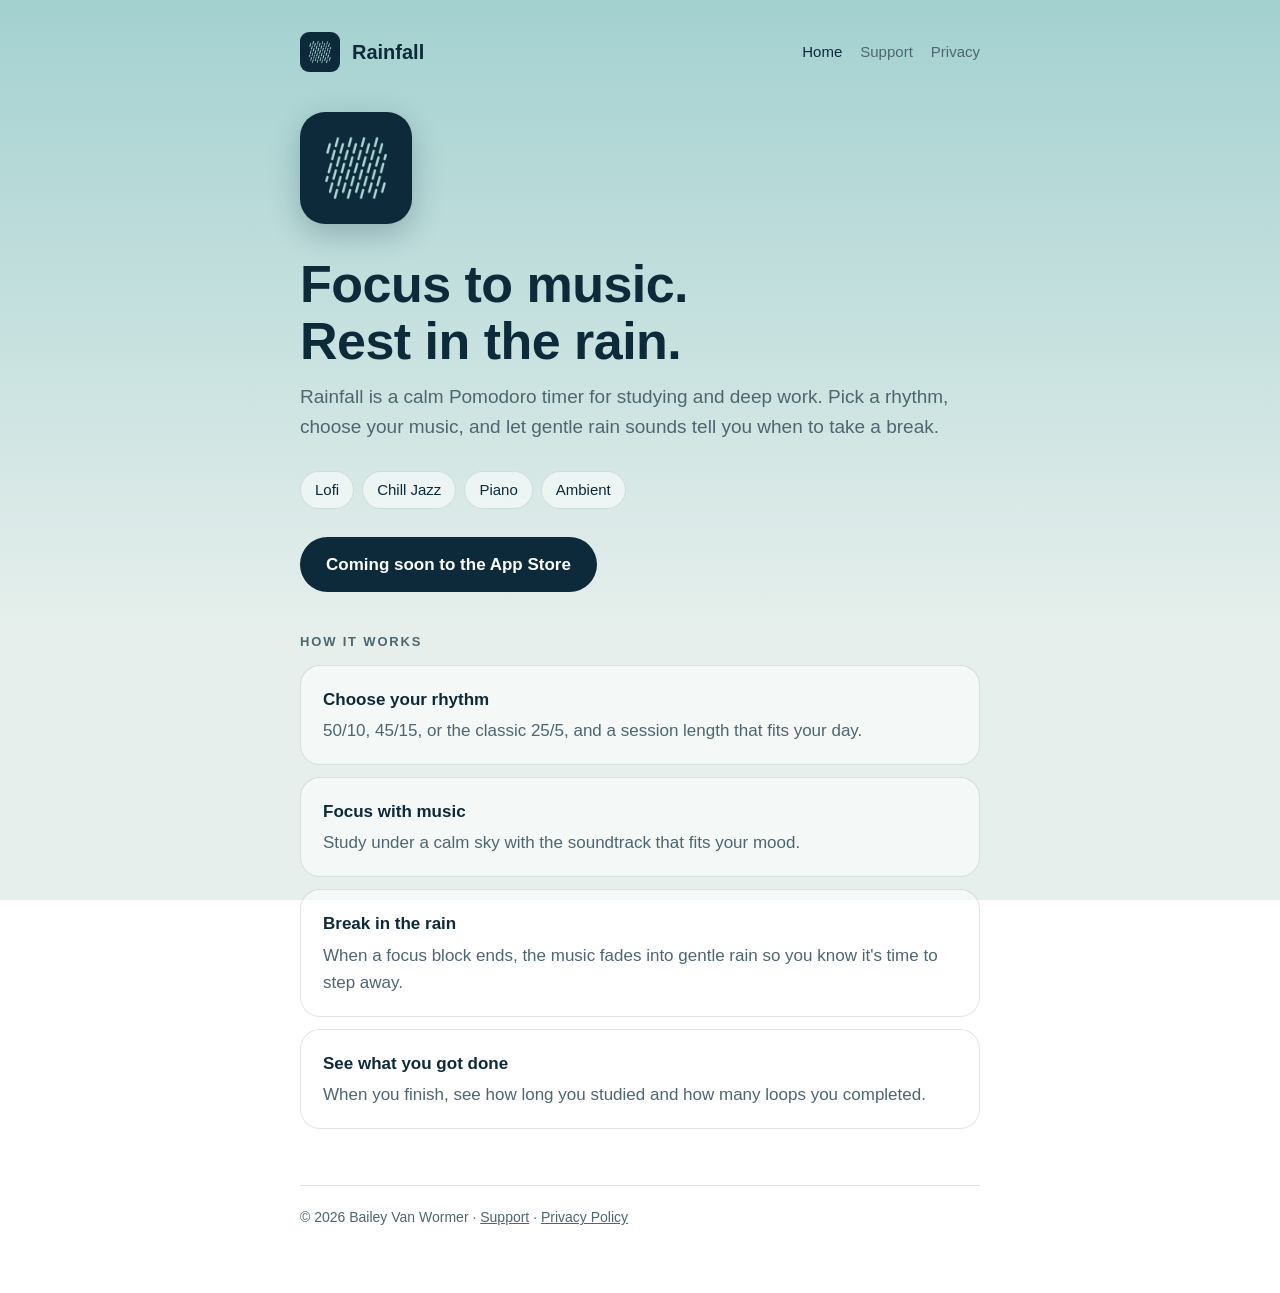
<file: index.html>
<!doctype html>
<html lang="en">
<head>
  <meta charset="utf-8">
  <meta name="viewport" content="width=device-width, initial-scale=1">
  <title>Rainfall: Focus & Study Timer</title>
  <meta name="description" content="A calm Pomodoro timer with lofi, chill jazz, piano, and ambient music, and gentle rain sounds on every break.">
  <link rel="icon" href="icon.png">
  <link rel="apple-touch-icon" href="apple-touch-icon.png">
  <link rel="stylesheet" href="style.css">
</head>
<body>
  <div class="wrap">
    <header class="site">
      <a href="./"><img src="icon.png" alt=""><span>Rainfall</span></a>
      <nav class="site">
        <a href="./" aria-current="page">Home</a>
        <a href="support/">Support</a>
        <a href="privacy/">Privacy</a>
      </nav>
    </header>

    <main>
      <img class="hero-icon" src="icon.png" alt="Rainfall app icon">
      <h1>Focus to music.<br>Rest in the rain.</h1>
      <p class="lede">Rainfall is a calm Pomodoro timer for studying and deep work. Pick a rhythm, choose your music, and let gentle rain sounds tell you when to take a break.</p>

      <ul class="chips">
        <li>Lofi</li>
        <li>Chill Jazz</li>
        <li>Piano</li>
        <li>Ambient</li>
      </ul>

      <!-- After approval, replace href with your App Store link, e.g. https://apps.apple.com/app/id0000000000 -->
      <a class="button" href="support/">Coming soon to the App Store</a>

      <h2>How it works</h2>
      <div class="card">
        <h3>Choose your rhythm</h3>
        <p>50/10, 45/15, or the classic 25/5, and a session length that fits your day.</p>
      </div>
      <div class="card">
        <h3>Focus with music</h3>
        <p>Study under a calm sky with the soundtrack that fits your mood.</p>
      </div>
      <div class="card">
        <h3>Break in the rain</h3>
        <p>When a focus block ends, the music fades into gentle rain so you know it's time to step away.</p>
      </div>
      <div class="card">
        <h3>See what you got done</h3>
        <p>When you finish, see how long you studied and how many loops you completed.</p>
      </div>
    </main>

    <footer class="site">
      &copy; 2026 Bailey Van Wormer &middot; <a href="support/">Support</a> &middot; <a href="privacy/">Privacy Policy</a>
    </footer>
  </div>
</body>
</html>
</file>
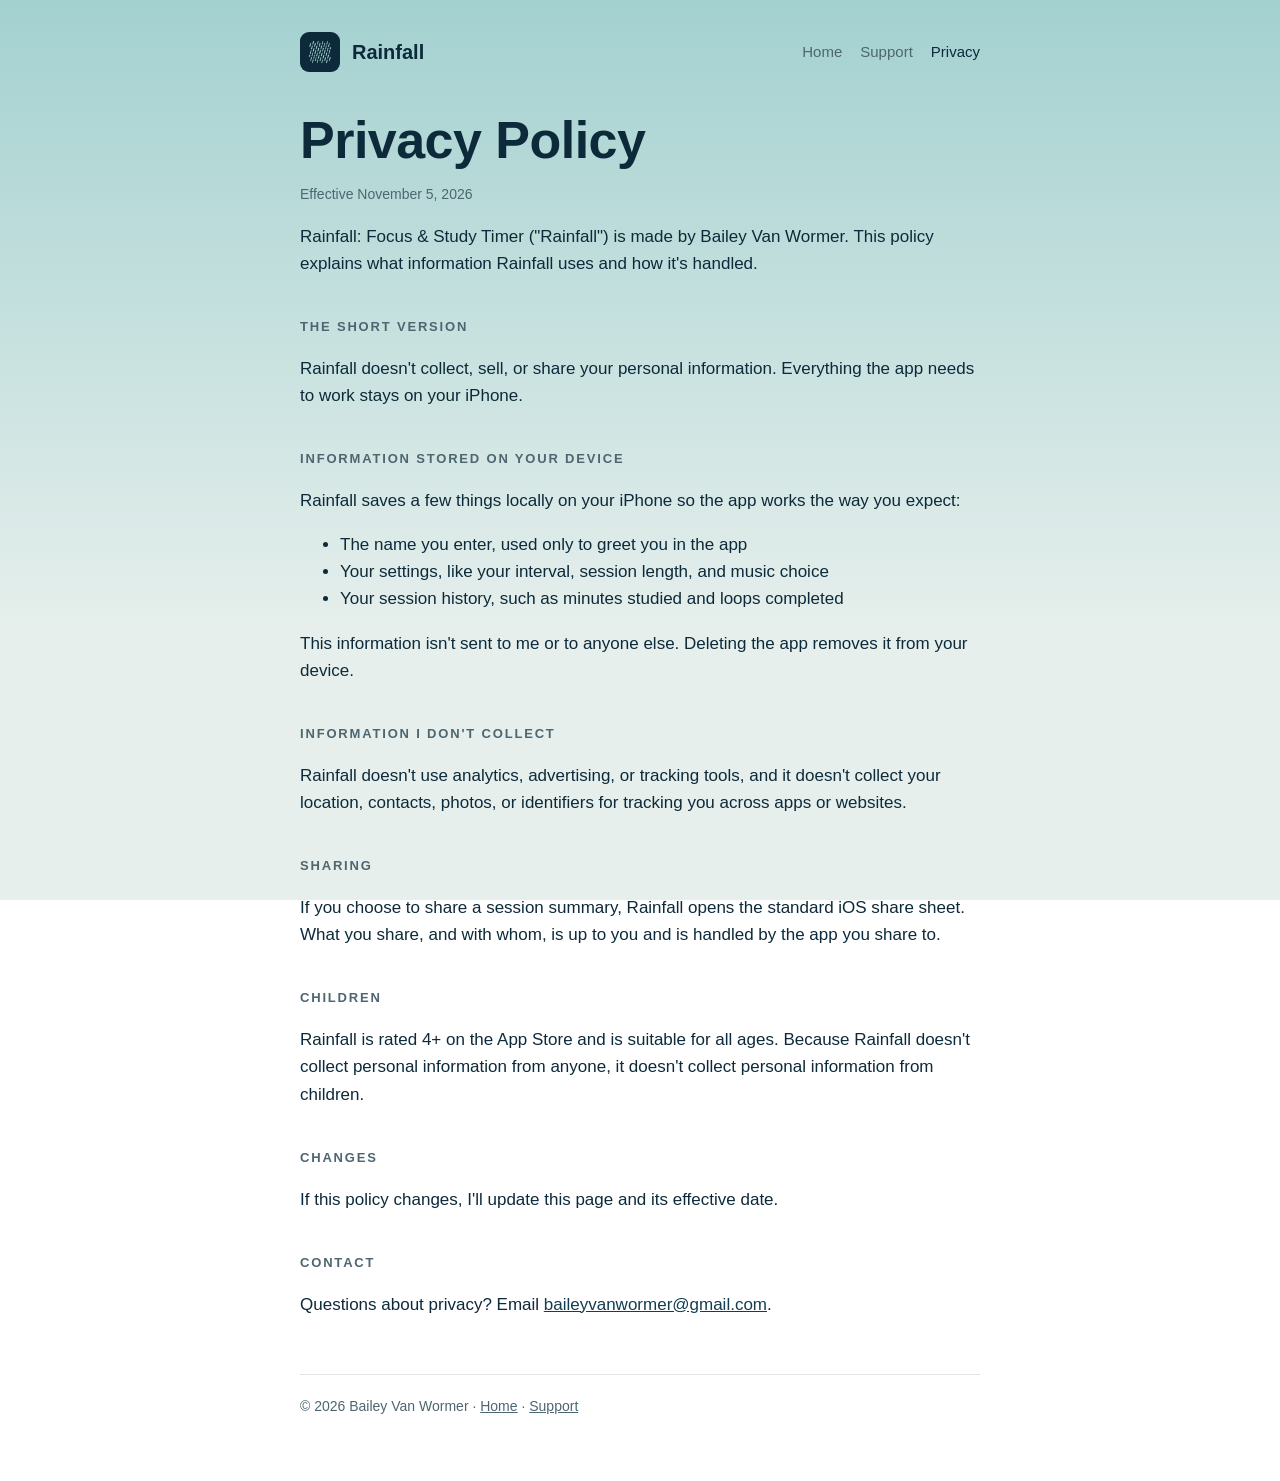
<file: privacy/index.html>
<!doctype html>
<html lang="en">
<head>
  <meta charset="utf-8">
  <meta name="viewport" content="width=device-width, initial-scale=1">
  <title>Rainfall Privacy Policy</title>
  <meta name="description" content="Privacy Policy for Rainfall: Focus & Study Timer.">
  <link rel="icon" href="../icon.png">
  <link rel="apple-touch-icon" href="../apple-touch-icon.png">
  <link rel="stylesheet" href="../style.css">
</head>
<body>
  <div class="wrap">
    <header class="site">
      <a href="../"><img src="../icon.png" alt=""><span>Rainfall</span></a>
      <nav class="site">
        <a href="../">Home</a>
        <a href="../support/">Support</a>
        <a href="./" aria-current="page">Privacy</a>
      </nav>
    </header>

    <main>
      <h1>Privacy Policy</h1>
      <p class="meta">Effective November 5, 2026</p>

      <!--
        CHECK BEFORE PUBLISHING: this policy assumes Rainfall
        - stores your name, settings, and session history only on your device,
        - has no analytics, ads, or tracking SDKs,
        - sends nothing to a server you run.
        If any of that is wrong (for example, Sign in with Apple, iCloud sync,
        crash reporting, or analytics), update the sections below to match.
      -->

      <p>Rainfall: Focus &amp; Study Timer ("Rainfall") is made by Bailey Van Wormer. This policy explains what information Rainfall uses and how it's handled.</p>

      <h2>The short version</h2>
      <p>Rainfall doesn't collect, sell, or share your personal information. Everything the app needs to work stays on your iPhone.</p>

      <h2>Information stored on your device</h2>
      <p>Rainfall saves a few things locally on your iPhone so the app works the way you expect:</p>
      <ul>
        <li>The name you enter, used only to greet you in the app</li>
        <li>Your settings, like your interval, session length, and music choice</li>
        <li>Your session history, such as minutes studied and loops completed</li>
      </ul>
      <p>This information isn't sent to me or to anyone else. Deleting the app removes it from your device.</p>

      <h2>Information I don't collect</h2>
      <p>Rainfall doesn't use analytics, advertising, or tracking tools, and it doesn't collect your location, contacts, photos, or identifiers for tracking you across apps or websites.</p>

      <h2>Sharing</h2>
      <p>If you choose to share a session summary, Rainfall opens the standard iOS share sheet. What you share, and with whom, is up to you and is handled by the app you share to.</p>

      <h2>Children</h2>
      <p>Rainfall is rated 4+ on the App Store and is suitable for all ages. Because Rainfall doesn't collect personal information from anyone, it doesn't collect personal information from children.</p>

      <h2>Changes</h2>
      <p>If this policy changes, I'll update this page and its effective date.</p>

      <h2>Contact</h2>
      <p>Questions about privacy? Email <a href="mailto:YOUR-EMAIL@example.com?subject=Rainfall%20Privacy">baileyvanwormer@gmail.com</a>.</p>
    </main>

    <footer class="site">
      &copy; 2026 Bailey Van Wormer &middot; <a href="../">Home</a> &middot; <a href="../support/">Support</a>
    </footer>
  </div>
</body>
</html>
</file>
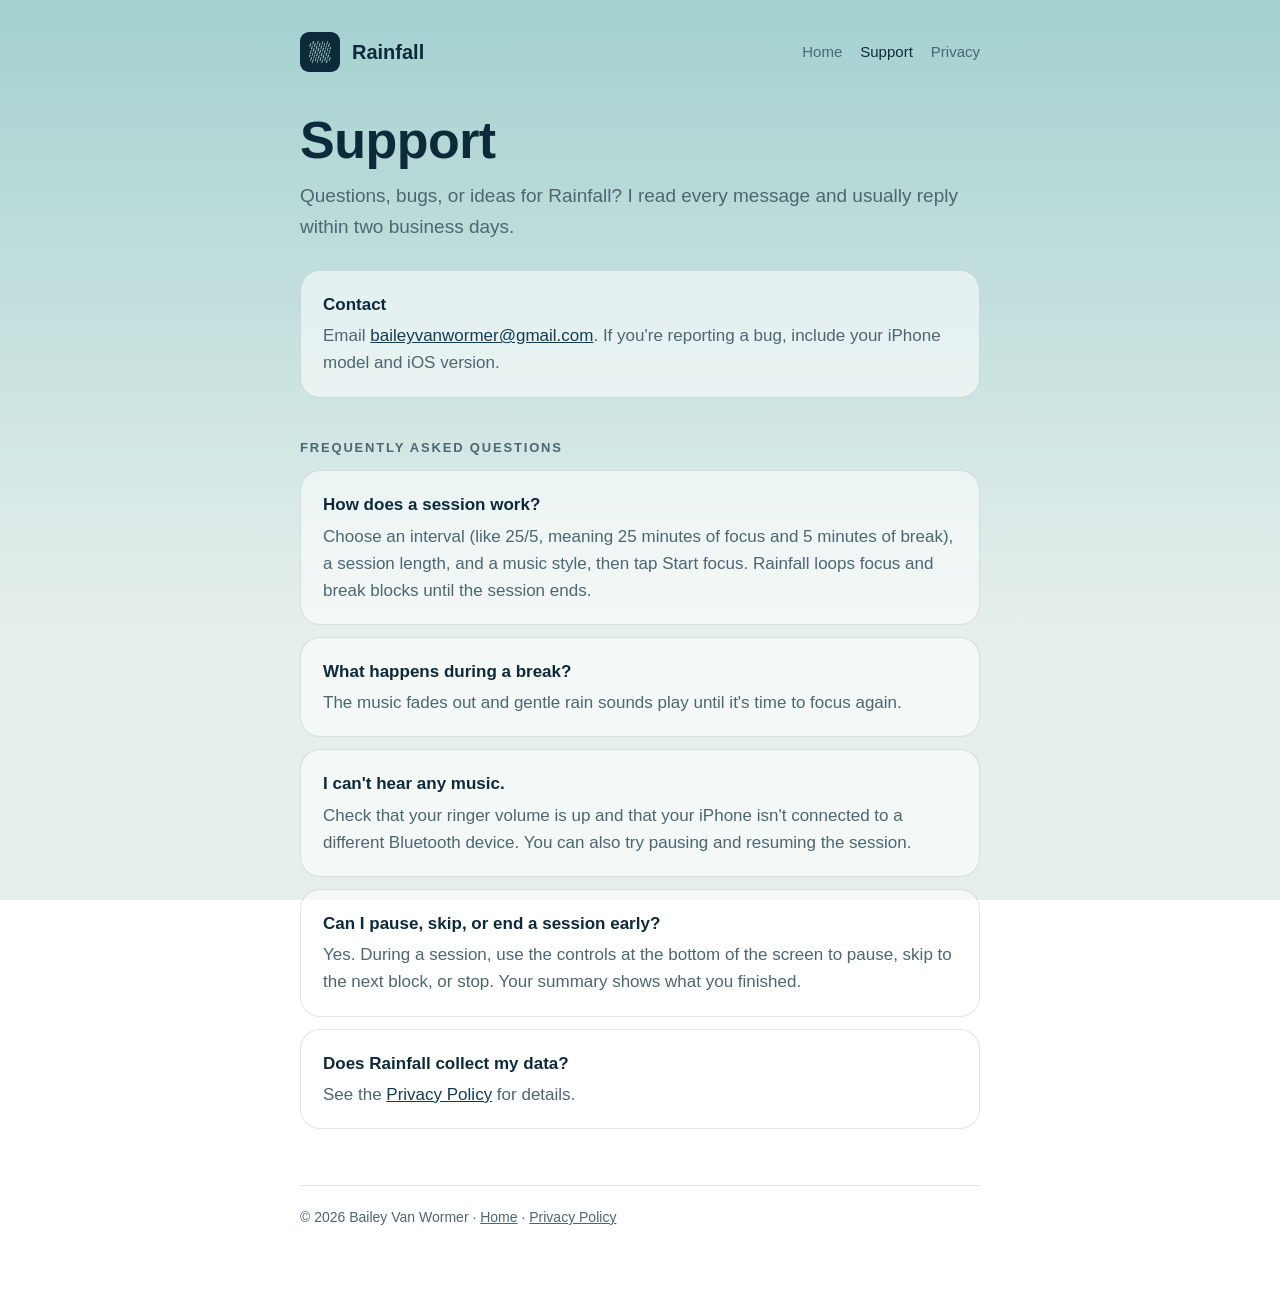
<file: support/index.html>
<!doctype html>
<html lang="en">
<head>
  <meta charset="utf-8">
  <meta name="viewport" content="width=device-width, initial-scale=1">
  <title>Rainfall Support</title>
  <meta name="description" content="Get help with Rainfall: Focus & Study Timer.">
  <link rel="icon" href="../icon.png">
  <link rel="apple-touch-icon" href="../apple-touch-icon.png">
  <link rel="stylesheet" href="../style.css">
</head>
<body>
  <div class="wrap">
    <header class="site">
      <a href="../"><img src="../icon.png" alt=""><span>Rainfall</span></a>
      <nav class="site">
        <a href="../">Home</a>
        <a href="./" aria-current="page">Support</a>
        <a href="../privacy/">Privacy</a>
      </nav>
    </header>

    <main>
      <h1>Support</h1>
      <p class="lede">Questions, bugs, or ideas for Rainfall? I read every message and usually reply within two business days.</p>

      <div class="card">
        <h3>Contact</h3>
        <p>Email <a href="mailto:YOUR-EMAIL@example.com?subject=Rainfall%20Support">baileyvanwormer@gmail.com</a>. If you're reporting a bug, include your iPhone model and iOS version.</p>
      </div>

      <h2>Frequently asked questions</h2>

      <div class="card">
        <h3>How does a session work?</h3>
        <p>Choose an interval (like 25/5, meaning 25 minutes of focus and 5 minutes of break), a session length, and a music style, then tap Start focus. Rainfall loops focus and break blocks until the session ends.</p>
      </div>

      <div class="card">
        <h3>What happens during a break?</h3>
        <p>The music fades out and gentle rain sounds play until it's time to focus again.</p>
      </div>

      <div class="card">
        <h3>I can't hear any music.</h3>
        <p>Check that your ringer volume is up and that your iPhone isn't connected to a different Bluetooth device. You can also try pausing and resuming the session.</p>
      </div>

      <div class="card">
        <h3>Can I pause, skip, or end a session early?</h3>
        <p>Yes. During a session, use the controls at the bottom of the screen to pause, skip to the next block, or stop. Your summary shows what you finished.</p>
      </div>

      <div class="card">
        <h3>Does Rainfall collect my data?</h3>
        <p>See the <a href="../privacy/">Privacy Policy</a> for details.</p>
      </div>
    </main>

    <footer class="site">
      &copy; 2026 Bailey Van Wormer &middot; <a href="../">Home</a> &middot; <a href="../privacy/">Privacy Policy</a>
    </footer>
  </div>
</body>
</html>
</file>
<file: style.css>
:root {
  --navy: #0d2a3a;
  --navy-2: #133d52;
  --mint: #a9d8d6;
  --sky-top: #a3d1d0;
  --sky-bottom: #e6efec;
  --ink: #0d2a3a;
  --muted: #4d6670;
  --card: rgba(255, 255, 255, 0.55);
  --line: rgba(13, 42, 58, 0.12);
}

* { box-sizing: border-box; }

html, body { margin: 0; }

body {
  font-family: -apple-system, BlinkMacSystemFont, "SF Pro Text", "Helvetica Neue", Arial, sans-serif;
  color: var(--ink);
  background: linear-gradient(180deg, var(--sky-top) 0%, var(--sky-bottom) 70%) fixed;
  min-height: 100vh;
  line-height: 1.6;
  -webkit-font-smoothing: antialiased;
}

.wrap {
  max-width: 720px;
  margin: 0 auto;
  padding: 32px 20px 64px;
}

header.site {
  display: flex;
  align-items: center;
  gap: 12px;
  margin-bottom: 40px;
}

header.site a {
  display: flex;
  align-items: center;
  gap: 12px;
  color: var(--ink);
  text-decoration: none;
}

header.site img {
  width: 40px;
  height: 40px;
  border-radius: 9px;
}

header.site span {
  font-family: ui-rounded, "SF Pro Rounded", -apple-system, sans-serif;
  font-weight: 600;
  font-size: 20px;
}

nav.site {
  margin-left: auto;
  display: flex;
  gap: 18px;
  font-size: 15px;
}

nav.site a { color: var(--muted); text-decoration: none; }
nav.site a:hover, nav.site a[aria-current="page"] { color: var(--ink); }

h1 {
  font-family: ui-rounded, "SF Pro Rounded", -apple-system, sans-serif;
  font-weight: 600;
  font-size: clamp(34px, 7vw, 52px);
  line-height: 1.1;
  margin: 0 0 12px;
  letter-spacing: -0.01em;
}

h2 {
  font-size: 13px;
  font-weight: 600;
  letter-spacing: 0.14em;
  text-transform: uppercase;
  color: var(--muted);
  margin: 40px 0 12px;
}

h3 { font-size: 17px; margin: 0 0 4px; }

p, li { font-size: 17px; }
p.lede { font-size: 19px; color: var(--muted); margin: 0 0 28px; }

a { color: var(--navy-2); }

.card {
  background: var(--card);
  border: 1px solid var(--line);
  border-radius: 20px;
  padding: 20px 22px;
  margin-bottom: 12px;
}

.card p { margin: 0; color: var(--muted); }

.button {
  display: inline-block;
  background: var(--navy);
  color: #fff;
  text-decoration: none;
  padding: 14px 26px;
  border-radius: 999px;
  font-weight: 600;
  font-size: 17px;
}

.hero-icon {
  width: 112px;
  height: 112px;
  border-radius: 25px;
  margin-bottom: 24px;
  box-shadow: 0 10px 30px rgba(13, 42, 58, 0.25);
}

.chips { display: flex; flex-wrap: wrap; gap: 8px; margin: 0 0 28px; padding: 0; list-style: none; }
.chips li {
  background: var(--card);
  border: 1px solid var(--line);
  border-radius: 999px;
  padding: 6px 14px;
  font-size: 15px;
}

.meta { font-size: 14px; color: var(--muted); }

footer.site {
  margin-top: 56px;
  padding-top: 20px;
  border-top: 1px solid var(--line);
  font-size: 14px;
  color: var(--muted);
}

footer.site a { color: var(--muted); }

@media (max-width: 480px) {
  header.site { flex-wrap: wrap; }
  nav.site { margin-left: 0; width: 100%; }
}
</file>
